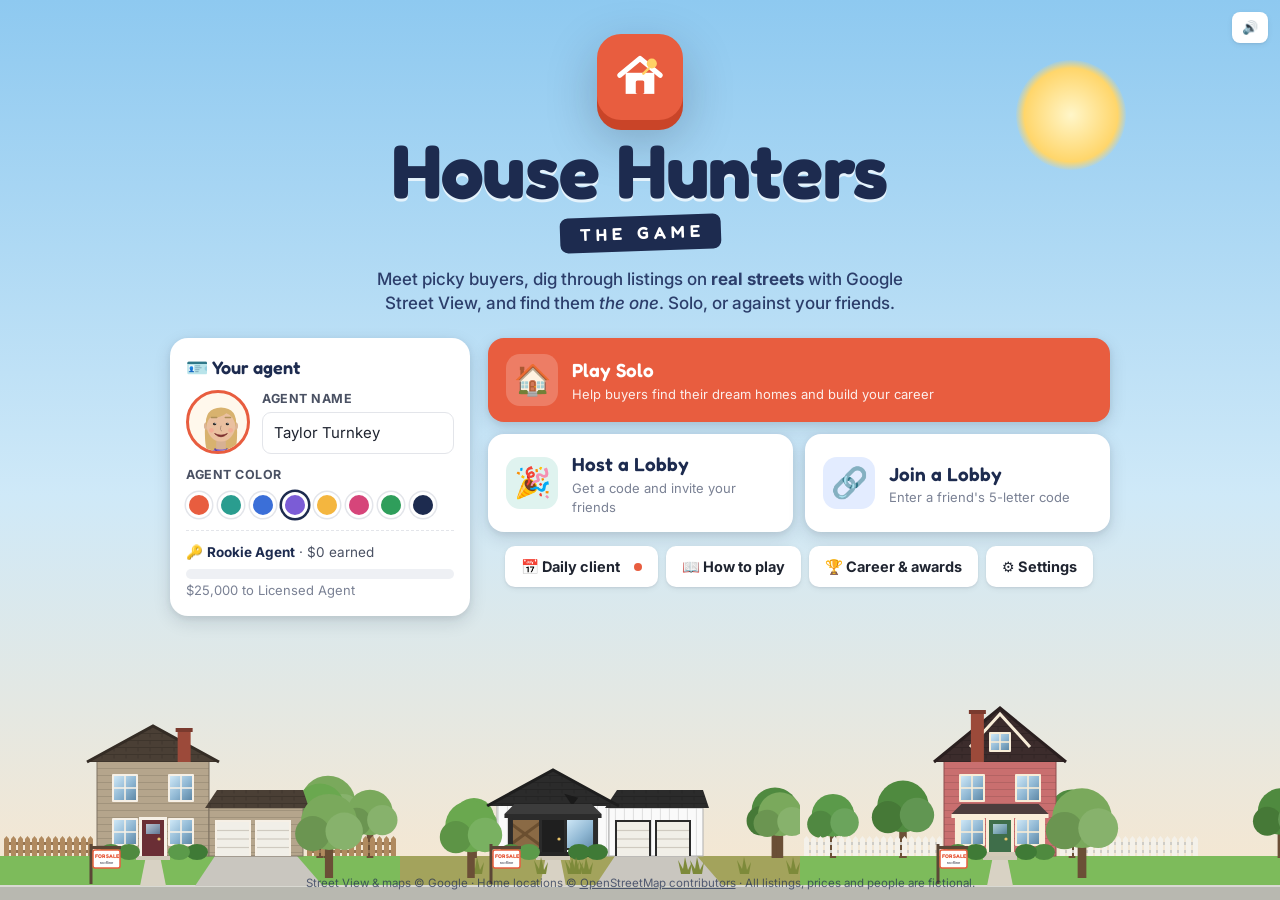
<file: source/index.html>
<!doctype html>
<html lang="en">
<head>
  <meta charset="utf-8">
  <meta name="viewport" content="width=device-width, initial-scale=1">
  <title>House Hunters - The Game</title>
  <meta name="description" content="Meet picky home buyers, search real streets with Google Street View, and find them the one. Solo or multiplayer with lobby codes.">
  <link rel="icon" href="data:image/svg+xml,%3Csvg xmlns='http://www.w3.org/2000/svg' viewBox='0 0 64 64'%3E%3Crect width='64' height='64' rx='14' fill='%23e85d3f'/%3E%3Cpath d='M12 32 L32 14 L52 32' fill='none' stroke='%23fff' stroke-width='6' stroke-linecap='round' stroke-linejoin='round'/%3E%3Cpath d='M18 29 V52 H46 V29' fill='%23fff'/%3E%3Crect x='27' y='38' width='10' height='14' rx='2' fill='%23e85d3f'/%3E%3C/svg%3E">
  <link rel="preconnect" href="https://fonts.googleapis.com">
  <link rel="preconnect" href="https://fonts.gstatic.com" crossorigin>
  <link href="https://fonts.googleapis.com/css2?family=Fredoka:wght@400;500;600;700&family=Inter:wght@400;500;600;700;800&display=swap" rel="stylesheet">
  <link rel="stylesheet" href="vendor/leaflet.css">
  <link rel="stylesheet" href="css/style.css">
</head>
<body>
  <div id="app">
    <section id="screen-title" class="screen" aria-label="Title screen"></section>
    <section id="screen-lobby" class="screen" aria-label="Lobby"></section>
    <section id="screen-meeting" class="screen" aria-label="Client meeting"></section>
    <section id="screen-computer" class="screen" aria-label="Your computer"></section>
    <section id="screen-showing" class="screen" aria-label="Showing day"></section>
    <section id="screen-results" class="screen" aria-label="Results"></section>
    <section id="screen-final" class="screen" aria-label="Final standings"></section>
  </div>
  <div id="modal-root"></div>
  <div id="toasts" aria-live="polite"></div>
  <noscript><div style="color:#fff;padding:40px;font-family:sans-serif">House Hunters - The Game needs JavaScript turned on.</div></noscript>

  <!-- Third-party libraries, stored locally: Leaflet (map view) and PeerJS (multiplayer) -->
  <script src="vendor/leaflet.js"></script>
  <script src="vendor/peerjs.min.js"></script>

  <!-- Game -->
  <script src="js/data/world.js"></script>
  <script src="js/core/util.js"></script>
  <script src="js/core/market.js"></script>
  <script src="js/core/clients.js"></script>
  <script src="js/art/house.js"></script>
  <script src="js/art/people.js"></script>
  <script src="js/art/floorplan.js"></script>
  <script src="js/audio.js"></script>
  <script src="js/net.js"></script>
  <script src="js/ui/common.js"></script>
  <script src="js/game.js"></script>
  <script src="js/ui/menu.js"></script>
  <script src="js/ui/meeting.js"></script>
  <script src="js/ui/site.js"></script>
  <script src="js/ui/showing.js"></script>
  <script src="js/main.js"></script>
</body>
</html>
</file>
<file: source/vendor/leaflet.css>
/* required styles */

.leaflet-pane,
.leaflet-tile,
.leaflet-marker-icon,
.leaflet-marker-shadow,
.leaflet-tile-container,
.leaflet-pane > svg,
.leaflet-pane > canvas,
.leaflet-zoom-box,
.leaflet-image-layer,
.leaflet-layer {
	position: absolute;
	left: 0;
	top: 0;
	}
.leaflet-container {
	overflow: hidden;
	}
.leaflet-tile,
.leaflet-marker-icon,
.leaflet-marker-shadow {
	-webkit-user-select: none;
	   -moz-user-select: none;
	        user-select: none;
	  -webkit-user-drag: none;
	}
/* Prevents IE11 from highlighting tiles in blue */
.leaflet-tile::selection {
	background: transparent;
}
/* Safari renders non-retina tile on retina better with this, but Chrome is worse */
.leaflet-safari .leaflet-tile {
	image-rendering: -webkit-optimize-contrast;
	}
/* hack that prevents hw layers "stretching" when loading new tiles */
.leaflet-safari .leaflet-tile-container {
	width: 1600px;
	height: 1600px;
	-webkit-transform-origin: 0 0;
	}
.leaflet-marker-icon,
.leaflet-marker-shadow {
	display: block;
	}
/* .leaflet-container svg: reset svg max-width decleration shipped in Joomla! (joomla.org) 3.x */
/* .leaflet-container img: map is broken in FF if you have max-width: 100% on tiles */
.leaflet-container .leaflet-overlay-pane svg {
	max-width: none !important;
	max-height: none !important;
	}
.leaflet-container .leaflet-marker-pane img,
.leaflet-container .leaflet-shadow-pane img,
.leaflet-container .leaflet-tile-pane img,
.leaflet-container img.leaflet-image-layer,
.leaflet-container .leaflet-tile {
	max-width: none !important;
	max-height: none !important;
	width: auto;
	padding: 0;
	}

.leaflet-container img.leaflet-tile {
	/* See: https://bugs.chromium.org/p/chromium/issues/detail?id=600120 */
	mix-blend-mode: plus-lighter;
}

.leaflet-container.leaflet-touch-zoom {
	-ms-touch-action: pan-x pan-y;
	touch-action: pan-x pan-y;
	}
.leaflet-container.leaflet-touch-drag {
	-ms-touch-action: pinch-zoom;
	/* Fallback for FF which doesn't support pinch-zoom */
	touch-action: none;
	touch-action: pinch-zoom;
}
.leaflet-container.leaflet-touch-drag.leaflet-touch-zoom {
	-ms-touch-action: none;
	touch-action: none;
}
.leaflet-container {
	-webkit-tap-highlight-color: transparent;
}
.leaflet-container a {
	-webkit-tap-highlight-color: rgba(51, 181, 229, 0.4);
}
.leaflet-tile {
	filter: inherit;
	visibility: hidden;
	}
.leaflet-tile-loaded {
	visibility: inherit;
	}
.leaflet-zoom-box {
	width: 0;
	height: 0;
	-moz-box-sizing: border-box;
	     box-sizing: border-box;
	z-index: 800;
	}
/* workaround for https://bugzilla.mozilla.org/show_bug.cgi?id=888319 */
.leaflet-overlay-pane svg {
	-moz-user-select: none;
	}

.leaflet-pane         { z-index: 400; }

.leaflet-tile-pane    { z-index: 200; }
.leaflet-overlay-pane { z-index: 400; }
.leaflet-shadow-pane  { z-index: 500; }
.leaflet-marker-pane  { z-index: 600; }
.leaflet-tooltip-pane   { z-index: 650; }
.leaflet-popup-pane   { z-index: 700; }

.leaflet-map-pane canvas { z-index: 100; }
.leaflet-map-pane svg    { z-index: 200; }

.leaflet-vml-shape {
	width: 1px;
	height: 1px;
	}
.lvml {
	behavior: url(#default#VML);
	display: inline-block;
	position: absolute;
	}


/* control positioning */

.leaflet-control {
	position: relative;
	z-index: 800;
	pointer-events: visiblePainted; /* IE 9-10 doesn't have auto */
	pointer-events: auto;
	}
.leaflet-top,
.leaflet-bottom {
	position: absolute;
	z-index: 1000;
	pointer-events: none;
	}
.leaflet-top {
	top: 0;
	}
.leaflet-right {
	right: 0;
	}
.leaflet-bottom {
	bottom: 0;
	}
.leaflet-left {
	left: 0;
	}
.leaflet-control {
	float: left;
	clear: both;
	}
.leaflet-right .leaflet-control {
	float: right;
	}
.leaflet-top .leaflet-control {
	margin-top: 10px;
	}
.leaflet-bottom .leaflet-control {
	margin-bottom: 10px;
	}
.leaflet-left .leaflet-control {
	margin-left: 10px;
	}
.leaflet-right .leaflet-control {
	margin-right: 10px;
	}


/* zoom and fade animations */

.leaflet-fade-anim .leaflet-popup {
	opacity: 0;
	-webkit-transition: opacity 0.2s linear;
	   -moz-transition: opacity 0.2s linear;
	        transition: opacity 0.2s linear;
	}
.leaflet-fade-anim .leaflet-map-pane .leaflet-popup {
	opacity: 1;
	}
.leaflet-zoom-animated {
	-webkit-transform-origin: 0 0;
	    -ms-transform-origin: 0 0;
	        transform-origin: 0 0;
	}
svg.leaflet-zoom-animated {
	will-change: transform;
}

.leaflet-zoom-anim .leaflet-zoom-animated {
	-webkit-transition: -webkit-transform 0.25s cubic-bezier(0,0,0.25,1);
	   -moz-transition:    -moz-transform 0.25s cubic-bezier(0,0,0.25,1);
	        transition:         transform 0.25s cubic-bezier(0,0,0.25,1);
	}
.leaflet-zoom-anim .leaflet-tile,
.leaflet-pan-anim .leaflet-tile {
	-webkit-transition: none;
	   -moz-transition: none;
	        transition: none;
	}

.leaflet-zoom-anim .leaflet-zoom-hide {
	visibility: hidden;
	}


/* cursors */

.leaflet-interactive {
	cursor: pointer;
	}
.leaflet-grab {
	cursor: -webkit-grab;
	cursor:    -moz-grab;
	cursor:         grab;
	}
.leaflet-crosshair,
.leaflet-crosshair .leaflet-interactive {
	cursor: crosshair;
	}
.leaflet-popup-pane,
.leaflet-control {
	cursor: auto;
	}
.leaflet-dragging .leaflet-grab,
.leaflet-dragging .leaflet-grab .leaflet-interactive,
.leaflet-dragging .leaflet-marker-draggable {
	cursor: move;
	cursor: -webkit-grabbing;
	cursor:    -moz-grabbing;
	cursor:         grabbing;
	}

/* marker & overlays interactivity */
.leaflet-marker-icon,
.leaflet-marker-shadow,
.leaflet-image-layer,
.leaflet-pane > svg path,
.leaflet-tile-container {
	pointer-events: none;
	}

.leaflet-marker-icon.leaflet-interactive,
.leaflet-image-layer.leaflet-interactive,
.leaflet-pane > svg path.leaflet-interactive,
svg.leaflet-image-layer.leaflet-interactive path {
	pointer-events: visiblePainted; /* IE 9-10 doesn't have auto */
	pointer-events: auto;
	}

/* visual tweaks */

.leaflet-container {
	background: #ddd;
	outline-offset: 1px;
	}
.leaflet-container a {
	color: #0078A8;
	}
.leaflet-zoom-box {
	border: 2px dotted #38f;
	background: rgba(255,255,255,0.5);
	}


/* general typography */
.leaflet-container {
	font-family: "Helvetica Neue", Arial, Helvetica, sans-serif;
	font-size: 12px;
	font-size: 0.75rem;
	line-height: 1.5;
	}


/* general toolbar styles */

.leaflet-bar {
	box-shadow: 0 1px 5px rgba(0,0,0,0.65);
	border-radius: 4px;
	}
.leaflet-bar a {
	background-color: #fff;
	border-bottom: 1px solid #ccc;
	width: 26px;
	height: 26px;
	line-height: 26px;
	display: block;
	text-align: center;
	text-decoration: none;
	color: black;
	}
.leaflet-bar a,
.leaflet-control-layers-toggle {
	background-position: 50% 50%;
	background-repeat: no-repeat;
	display: block;
	}
.leaflet-bar a:hover,
.leaflet-bar a:focus {
	background-color: #f4f4f4;
	}
.leaflet-bar a:first-child {
	border-top-left-radius: 4px;
	border-top-right-radius: 4px;
	}
.leaflet-bar a:last-child {
	border-bottom-left-radius: 4px;
	border-bottom-right-radius: 4px;
	border-bottom: none;
	}
.leaflet-bar a.leaflet-disabled {
	cursor: default;
	background-color: #f4f4f4;
	color: #bbb;
	}

.leaflet-touch .leaflet-bar a {
	width: 30px;
	height: 30px;
	line-height: 30px;
	}
.leaflet-touch .leaflet-bar a:first-child {
	border-top-left-radius: 2px;
	border-top-right-radius: 2px;
	}
.leaflet-touch .leaflet-bar a:last-child {
	border-bottom-left-radius: 2px;
	border-bottom-right-radius: 2px;
	}

/* zoom control */

.leaflet-control-zoom-in,
.leaflet-control-zoom-out {
	font: bold 18px 'Lucida Console', Monaco, monospace;
	text-indent: 1px;
	}

.leaflet-touch .leaflet-control-zoom-in, .leaflet-touch .leaflet-control-zoom-out  {
	font-size: 22px;
	}


/* layers control */

.leaflet-control-layers {
	box-shadow: 0 1px 5px rgba(0,0,0,0.4);
	background: #fff;
	border-radius: 5px;
	}
.leaflet-control-layers-toggle {
	background-image: url(images/layers.png);
	width: 36px;
	height: 36px;
	}
.leaflet-retina .leaflet-control-layers-toggle {
	background-image: url(images/layers-2x.png);
	background-size: 26px 26px;
	}
.leaflet-touch .leaflet-control-layers-toggle {
	width: 44px;
	height: 44px;
	}
.leaflet-control-layers .leaflet-control-layers-list,
.leaflet-control-layers-expanded .leaflet-control-layers-toggle {
	display: none;
	}
.leaflet-control-layers-expanded .leaflet-control-layers-list {
	display: block;
	position: relative;
	}
.leaflet-control-layers-expanded {
	padding: 6px 10px 6px 6px;
	color: #333;
	background: #fff;
	}
.leaflet-control-layers-scrollbar {
	overflow-y: scroll;
	overflow-x: hidden;
	padding-right: 5px;
	}
.leaflet-control-layers-selector {
	margin-top: 2px;
	position: relative;
	top: 1px;
	}
.leaflet-control-layers label {
	display: block;
	font-size: 13px;
	font-size: 1.08333em;
	}
.leaflet-control-layers-separator {
	height: 0;
	border-top: 1px solid #ddd;
	margin: 5px -10px 5px -6px;
	}

/* Default icon URLs */
.leaflet-default-icon-path { /* used only in path-guessing heuristic, see L.Icon.Default */
	background-image: url(images/marker-icon.png);
	}


/* attribution and scale controls */

.leaflet-container .leaflet-control-attribution {
	background: #fff;
	background: rgba(255, 255, 255, 0.8);
	margin: 0;
	}
.leaflet-control-attribution,
.leaflet-control-scale-line {
	padding: 0 5px;
	color: #333;
	line-height: 1.4;
	}
.leaflet-control-attribution a {
	text-decoration: none;
	}
.leaflet-control-attribution a:hover,
.leaflet-control-attribution a:focus {
	text-decoration: underline;
	}
.leaflet-attribution-flag {
	display: inline !important;
	vertical-align: baseline !important;
	width: 1em;
	height: 0.6669em;
	}
.leaflet-left .leaflet-control-scale {
	margin-left: 5px;
	}
.leaflet-bottom .leaflet-control-scale {
	margin-bottom: 5px;
	}
.leaflet-control-scale-line {
	border: 2px solid #777;
	border-top: none;
	line-height: 1.1;
	padding: 2px 5px 1px;
	white-space: nowrap;
	-moz-box-sizing: border-box;
	     box-sizing: border-box;
	background: rgba(255, 255, 255, 0.8);
	text-shadow: 1px 1px #fff;
	}
.leaflet-control-scale-line:not(:first-child) {
	border-top: 2px solid #777;
	border-bottom: none;
	margin-top: -2px;
	}
.leaflet-control-scale-line:not(:first-child):not(:last-child) {
	border-bottom: 2px solid #777;
	}

.leaflet-touch .leaflet-control-attribution,
.leaflet-touch .leaflet-control-layers,
.leaflet-touch .leaflet-bar {
	box-shadow: none;
	}
.leaflet-touch .leaflet-control-layers,
.leaflet-touch .leaflet-bar {
	border: 2px solid rgba(0,0,0,0.2);
	background-clip: padding-box;
	}


/* popup */

.leaflet-popup {
	position: absolute;
	text-align: center;
	margin-bottom: 20px;
	}
.leaflet-popup-content-wrapper {
	padding: 1px;
	text-align: left;
	border-radius: 12px;
	}
.leaflet-popup-content {
	margin: 13px 24px 13px 20px;
	line-height: 1.3;
	font-size: 13px;
	font-size: 1.08333em;
	min-height: 1px;
	}
.leaflet-popup-content p {
	margin: 17px 0;
	margin: 1.3em 0;
	}
.leaflet-popup-tip-container {
	width: 40px;
	height: 20px;
	position: absolute;
	left: 50%;
	margin-top: -1px;
	margin-left: -20px;
	overflow: hidden;
	pointer-events: none;
	}
.leaflet-popup-tip {
	width: 17px;
	height: 17px;
	padding: 1px;

	margin: -10px auto 0;
	pointer-events: auto;

	-webkit-transform: rotate(45deg);
	   -moz-transform: rotate(45deg);
	    -ms-transform: rotate(45deg);
	        transform: rotate(45deg);
	}
.leaflet-popup-content-wrapper,
.leaflet-popup-tip {
	background: white;
	color: #333;
	box-shadow: 0 3px 14px rgba(0,0,0,0.4);
	}
.leaflet-container a.leaflet-popup-close-button {
	position: absolute;
	top: 0;
	right: 0;
	border: none;
	text-align: center;
	width: 24px;
	height: 24px;
	font: 16px/24px Tahoma, Verdana, sans-serif;
	color: #757575;
	text-decoration: none;
	background: transparent;
	}
.leaflet-container a.leaflet-popup-close-button:hover,
.leaflet-container a.leaflet-popup-close-button:focus {
	color: #585858;
	}
.leaflet-popup-scrolled {
	overflow: auto;
	}

.leaflet-oldie .leaflet-popup-content-wrapper {
	-ms-zoom: 1;
	}
.leaflet-oldie .leaflet-popup-tip {
	width: 24px;
	margin: 0 auto;

	-ms-filter: "progid:DXImageTransform.Microsoft.Matrix(M11=0.70710678, M12=0.70710678, M21=-0.70710678, M22=0.70710678)";
	filter: progid:DXImageTransform.Microsoft.Matrix(M11=0.70710678, M12=0.70710678, M21=-0.70710678, M22=0.70710678);
	}

.leaflet-oldie .leaflet-control-zoom,
.leaflet-oldie .leaflet-control-layers,
.leaflet-oldie .leaflet-popup-content-wrapper,
.leaflet-oldie .leaflet-popup-tip {
	border: 1px solid #999;
	}


/* div icon */

.leaflet-div-icon {
	background: #fff;
	border: 1px solid #666;
	}


/* Tooltip */
/* Base styles for the element that has a tooltip */
.leaflet-tooltip {
	position: absolute;
	padding: 6px;
	background-color: #fff;
	border: 1px solid #fff;
	border-radius: 3px;
	color: #222;
	white-space: nowrap;
	-webkit-user-select: none;
	-moz-user-select: none;
	-ms-user-select: none;
	user-select: none;
	pointer-events: none;
	box-shadow: 0 1px 3px rgba(0,0,0,0.4);
	}
.leaflet-tooltip.leaflet-interactive {
	cursor: pointer;
	pointer-events: auto;
	}
.leaflet-tooltip-top:before,
.leaflet-tooltip-bottom:before,
.leaflet-tooltip-left:before,
.leaflet-tooltip-right:before {
	position: absolute;
	pointer-events: none;
	border: 6px solid transparent;
	background: transparent;
	content: "";
	}

/* Directions */

.leaflet-tooltip-bottom {
	margin-top: 6px;
}
.leaflet-tooltip-top {
	margin-top: -6px;
}
.leaflet-tooltip-bottom:before,
.leaflet-tooltip-top:before {
	left: 50%;
	margin-left: -6px;
	}
.leaflet-tooltip-top:before {
	bottom: 0;
	margin-bottom: -12px;
	border-top-color: #fff;
	}
.leaflet-tooltip-bottom:before {
	top: 0;
	margin-top: -12px;
	margin-left: -6px;
	border-bottom-color: #fff;
	}
.leaflet-tooltip-left {
	margin-left: -6px;
}
.leaflet-tooltip-right {
	margin-left: 6px;
}
.leaflet-tooltip-left:before,
.leaflet-tooltip-right:before {
	top: 50%;
	margin-top: -6px;
	}
.leaflet-tooltip-left:before {
	right: 0;
	margin-right: -12px;
	border-left-color: #fff;
	}
.leaflet-tooltip-right:before {
	left: 0;
	margin-left: -12px;
	border-right-color: #fff;
	}

/* Printing */

@media print {
	/* Prevent printers from removing background-images of controls. */
	.leaflet-control {
		-webkit-print-color-adjust: exact;
		print-color-adjust: exact;
		}
	}
</file>
<file: source/css/style.css>
/* ==========================================================================
   House Hunters - The Game
   ========================================================================== */
:root {
  --coral: #e85d3f;
  --coral-d: #c94428;
  --coral-l: #ffe3da;
  --navy: #1d2b4f;
  --navy-2: #2c3e6b;
  --ink: #1f2430;
  --ink-2: #4a5163;
  --ink-3: #7a8194;
  --line: #e3e5ea;
  --bg: #fbf7f0;
  --paper: #ffffff;
  --cream: #fff8ec;
  --teal: #2a9d8f;
  --teal-l: #dff3ef;
  --gold: #f4b63f;
  --gold-l: #fff1d1;
  --green: #2f9e5b;
  --green-l: #def5e6;
  --red: #d64545;
  --red-l: #fde4e4;
  --blue: #3b6fd8;
  --blue-l: #e3ecff;
  --purple: #7b5cd6;
  --shadow-1: 0 1px 2px rgba(20, 25, 40, .08), 0 2px 6px rgba(20, 25, 40, .06);
  --shadow-2: 0 6px 18px rgba(20, 25, 40, .12), 0 2px 6px rgba(20, 25, 40, .08);
  --shadow-3: 0 18px 50px rgba(20, 25, 40, .25);
  --r: 12px;
  --display: "Fredoka", "Segoe UI", system-ui, sans-serif;
  --ui: "Inter", "Segoe UI", system-ui, -apple-system, sans-serif;
}
* { box-sizing: border-box; }
html, body { height: 100%; margin: 0; }
body {
  font-family: var(--ui);
  color: var(--ink);
  background: var(--navy);
  font-size: 15px;
  line-height: 1.45;
  -webkit-font-smoothing: antialiased;
  overflow: hidden;
}
button, input, select, textarea { font: inherit; color: inherit; }
button { cursor: pointer; }
a { color: var(--blue); }
img, svg { display: block; }
::selection { background: var(--coral-l); }
.reduced-motion *, .reduced-motion *::before, .reduced-motion *::after { animation-duration: .001s !important; transition-duration: .001s !important; }

#app { position: fixed; inset: 0; }
.screen { position: absolute; inset: 0; display: none; overflow: hidden; }
.screen.active { display: flex; flex-direction: column; animation: screenIn .35s ease; }
@keyframes screenIn { from { opacity: 0; transform: translateY(8px); } to { opacity: 1; transform: none; } }

/* ---------- buttons & inputs ---------- */
.btn {
  display: inline-flex; align-items: center; justify-content: center; gap: 8px;
  border: 0; border-radius: 10px; padding: 10px 16px; font-weight: 700; font-size: 14.5px;
  background: var(--paper); color: var(--ink); box-shadow: var(--shadow-1);
  transition: transform .08s ease, box-shadow .15s ease, background .15s ease, opacity .15s;
  white-space: nowrap; user-select: none;
}
.btn:hover { transform: translateY(-1px); box-shadow: var(--shadow-2); }
.btn:active { transform: translateY(1px); box-shadow: var(--shadow-1); }
.btn:disabled { opacity: .45; cursor: not-allowed; transform: none; box-shadow: var(--shadow-1); }
.btn:focus-visible, .chip:focus-visible, input:focus-visible, select:focus-visible, textarea:focus-visible { outline: 3px solid rgba(59, 111, 216, .45); outline-offset: 2px; }
.btn-primary { background: var(--coral); color: #fff; }
.btn-primary:hover { background: var(--coral-d); }
.btn-teal { background: var(--teal); color: #fff; }
.btn-navy { background: var(--navy); color: #fff; }
.btn-gold { background: var(--gold); color: #3b2a00; }
.btn-ghost { background: transparent; box-shadow: none; color: var(--ink-2); }
.btn-ghost:hover { background: rgba(0, 0, 0, .05); box-shadow: none; }
.btn-danger { background: var(--red); color: #fff; }
.btn-lg { padding: 14px 22px; font-size: 17px; border-radius: 14px; }
.btn-sm { padding: 6px 10px; font-size: 13px; border-radius: 8px; }
.btn-xs { padding: 3px 8px; font-size: 12px; border-radius: 6px; box-shadow: none; }
.btn-block { width: 100%; }
.input, .select, textarea.input {
  width: 100%; border: 1.5px solid var(--line); border-radius: 9px; padding: 9px 11px; background: #fff;
  transition: border-color .15s;
}
.input:focus, .select:focus { border-color: var(--blue); outline: none; }
label.field { display: block; font-size: 12.5px; font-weight: 700; color: var(--ink-2); margin-bottom: 4px; text-transform: uppercase; letter-spacing: .04em; }
.chip {
  display: inline-flex; align-items: center; gap: 6px; padding: 6px 11px; border-radius: 999px;
  border: 1.5px solid var(--line); background: #fff; font-size: 13.5px; font-weight: 600; color: var(--ink-2);
}
.chip.on, .seg button.on { background: var(--navy); border-color: var(--navy); color: #fff; }
.seg { display: inline-flex; background: #eef0f4; border-radius: 10px; padding: 3px; gap: 2px; flex-wrap: wrap; }
.seg button { border: 0; background: transparent; padding: 7px 12px; border-radius: 8px; font-weight: 700; font-size: 13.5px; color: var(--ink-2); }
.seg button:hover:not(.on) { background: rgba(255, 255, 255, .7); }
.tag { display: inline-flex; align-items: center; gap: 4px; padding: 2px 8px; border-radius: 6px; font-size: 11.5px; font-weight: 800; letter-spacing: .02em; text-transform: uppercase; }
.tag-new { background: var(--blue-l); color: var(--blue); }
.tag-cut { background: var(--green-l); color: var(--green); }
.tag-pending { background: var(--red); color: #fff; }
.tag-open { background: var(--gold-l); color: #8a5a00; }
.tag-newbuild { background: #ede7ff; color: var(--purple); }
.muted { color: var(--ink-3); }
.small { font-size: 13px; }
.row { display: flex; align-items: center; gap: 10px; }
.row.wrap { flex-wrap: wrap; }
.spacer { flex: 1; }
.hidden { display: none !important; }
kbd { font-family: var(--ui); background: #eef0f4; border: 1px solid #d4d7de; border-bottom-width: 2px; border-radius: 5px; padding: 1px 6px; font-size: 12px; }

/* ---------- toasts ---------- */
#toasts { position: fixed; top: 14px; right: 14px; z-index: 1000; display: flex; flex-direction: column; gap: 8px; pointer-events: none; max-width: min(380px, calc(100vw - 28px)); }
.toast { background: var(--navy); color: #fff; padding: 11px 15px; border-radius: 11px; box-shadow: var(--shadow-2); font-size: 14px; font-weight: 600; animation: toastIn .3s ease; pointer-events: auto; display: flex; gap: 10px; align-items: flex-start; }
.toast.good { background: var(--green); }
.toast.bad { background: var(--red); }
.toast.gold { background: linear-gradient(135deg, #f4b63f, #e8873f); color: #2d1e00; }
.toast .t-icon { font-size: 18px; line-height: 1; }
.toast.out { animation: toastOut .3s ease forwards; }
@keyframes toastIn { from { opacity: 0; transform: translateX(30px); } }
@keyframes toastOut { to { opacity: 0; transform: translateX(30px); } }

/* ---------- modals ---------- */
.modal-back { position: fixed; inset: 0; background: rgba(15, 20, 35, .55); z-index: 500; display: flex; align-items: center; justify-content: center; padding: 18px; animation: fadeIn .2s ease; backdrop-filter: blur(3px); }
@keyframes fadeIn { from { opacity: 0; } }
.modal { background: var(--paper); border-radius: 18px; box-shadow: var(--shadow-3); width: min(560px, 100%); max-height: calc(100vh - 36px); display: flex; flex-direction: column; animation: popIn .25s cubic-bezier(.2, 1.3, .5, 1); }
.modal.wide { width: min(880px, 100%); }
.modal.xwide { width: min(1180px, 100%); height: calc(100vh - 36px); }
@keyframes popIn { from { opacity: 0; transform: scale(.94); } }
.modal-head { padding: 18px 22px 10px; display: flex; align-items: center; gap: 10px; }
.modal-head h2 { margin: 0; font-family: var(--display); font-weight: 600; font-size: 24px; color: var(--navy); }
.modal-body { padding: 6px 22px 18px; overflow: auto; }
.modal-foot { padding: 14px 22px 18px; display: flex; gap: 10px; justify-content: flex-end; border-top: 1px solid var(--line); }
.modal-x { margin-left: auto; width: 34px; height: 34px; border-radius: 9px; border: 0; background: #f1f2f5; font-size: 18px; color: var(--ink-2); }
.modal-x:hover { background: #e6e8ee; }
.opt-group { margin: 14px 0; }
.opt-group .desc { font-size: 13px; color: var(--ink-3); margin-top: 6px; min-height: 18px; }

/* ==========================================================================
   Title screen
   ========================================================================== */
#screen-title { background: linear-gradient(180deg, #8ec9f0 0%, #cfe9f8 55%, #f8e7cf 100%); align-items: center; justify-content: flex-start; overflow-y: auto; }
.title-street { position: absolute; left: 0; right: 0; bottom: 0; height: 250px; overflow: hidden; pointer-events: none; }
.title-street-track { display: flex; position: absolute; bottom: 0; left: 0; animation: streetScroll 90s linear infinite; }
.title-street-track .house-svg { width: 400px; height: 250px; flex: none; }
@keyframes streetScroll { to { transform: translateX(-50%); } }
.title-sun { position: absolute; top: 60px; right: 12%; width: 110px; height: 110px; border-radius: 50%; background: radial-gradient(circle, #fff6c9 0%, #ffd66b 60%, rgba(255, 214, 107, 0) 72%); animation: sunPulse 6s ease-in-out infinite; }
@keyframes sunPulse { 50% { transform: scale(1.06); } }
.title-wrap { position: relative; z-index: 2; width: min(980px, 100%); padding: 34px 20px 270px; display: flex; flex-direction: column; align-items: center; }
.logo { text-align: center; }
.logo .logo-mark { display: inline-flex; align-items: center; justify-content: center; width: 86px; height: 86px; border-radius: 24px; background: var(--coral); box-shadow: 0 10px 0 var(--coral-d), var(--shadow-3); margin-bottom: 14px; animation: bob 3.5s ease-in-out infinite; }
@keyframes bob { 50% { transform: translateY(-6px) rotate(-2deg); } }
.logo h1 { margin: 0; font-family: var(--display); font-weight: 700; font-size: clamp(42px, 7vw, 76px); line-height: .95; color: var(--navy); letter-spacing: -.5px; text-shadow: 0 3px 0 rgba(255, 255, 255, .7); }
.logo .sub { display: inline-block; margin-top: 10px; background: var(--navy); color: #fff; font-family: var(--display); font-weight: 600; letter-spacing: .3em; padding: 5px 16px 5px 20px; border-radius: 8px; font-size: 17px; transform: rotate(-2deg); }
.tagline { margin: 16px 0 22px; color: var(--navy-2); font-size: 17px; font-weight: 500; text-align: center; max-width: 560px; }
.title-grid { display: grid; grid-template-columns: 300px 1fr; gap: 18px; width: 100%; align-items: start; }
.agent-card { background: var(--paper); border-radius: 18px; box-shadow: var(--shadow-2); padding: 16px; }
.agent-card h3 { margin: 0 0 10px; font-family: var(--display); font-weight: 600; color: var(--navy); font-size: 18px; display: flex; align-items: center; gap: 8px; }
.agent-id { display: flex; align-items: center; gap: 12px; margin-bottom: 12px; }
.agent-id .avatar-wrap { width: 64px; height: 64px; border-radius: 50%; overflow: hidden; background: var(--cream); flex: none; border: 3px solid var(--coral); }
.agent-id .avatar-wrap svg { width: 64px; height: 75px; margin-top: 2px; }
.swatches { display: flex; gap: 6px; flex-wrap: wrap; margin-top: 8px; }
.swatch { width: 26px; height: 26px; border-radius: 50%; border: 3px solid #fff; box-shadow: 0 0 0 1.5px var(--line); }
.swatch.on { box-shadow: 0 0 0 2.5px var(--navy); }
.rank-line { margin-top: 12px; padding-top: 12px; border-top: 1px dashed var(--line); font-size: 13.5px; color: var(--ink-2); }
.rank-line b { color: var(--navy); }
.menu-buttons { display: grid; grid-template-columns: 1fr 1fr; gap: 12px; }
.menu-btn { display: flex; align-items: center; gap: 14px; text-align: left; padding: 16px 18px; border-radius: 16px; border: 0; background: var(--paper); box-shadow: var(--shadow-2); transition: transform .1s, box-shadow .15s; }
.menu-btn:hover { transform: translateY(-2px); box-shadow: var(--shadow-3); }
.menu-btn .mi { font-size: 30px; width: 52px; height: 52px; border-radius: 14px; display: flex; align-items: center; justify-content: center; flex: none; }
.menu-btn b { display: block; font-family: var(--display); font-weight: 600; font-size: 19px; color: var(--navy); }
.menu-btn span { display: block; font-size: 13px; color: var(--ink-3); margin-top: 1px; }
.menu-btn.primary { background: var(--coral); grid-column: span 2; }
.menu-btn.primary b, .menu-btn.primary span { color: #fff; }
.menu-btn.primary span { opacity: .9; }
.menu-btn.primary .mi { background: rgba(255, 255, 255, .2); }
.menu-small { display: flex; gap: 8px; justify-content: center; margin-top: 14px; flex-wrap: wrap; }
.title-foot { position: fixed; bottom: 8px; left: 0; right: 0; text-align: center; font-size: 11.5px; color: rgba(29, 43, 79, .7); z-index: 3; pointer-events: none; }
.title-foot a { pointer-events: auto; color: inherit; }
.sound-toggle { position: fixed; top: 12px; right: 12px; z-index: 50; }

/* ==========================================================================
   Lobby
   ========================================================================== */
#screen-lobby { background: radial-gradient(1200px 600px at 20% 0%, #2c3e6b 0%, var(--navy) 60%); color: #fff; overflow-y: auto; }
.lobby-wrap { width: min(1100px, 100%); margin: 0 auto; padding: 24px 20px 30px; display: grid; grid-template-columns: 1.1fr 1fr; gap: 18px; }
.lobby-head { grid-column: 1 / -1; display: flex; align-items: center; gap: 14px; flex-wrap: wrap; }
.lobby-head h2 { margin: 0; font-family: var(--display); font-weight: 600; font-size: 30px; }
.code-box { display: flex; align-items: center; gap: 10px; background: rgba(255, 255, 255, .08); border: 2px dashed rgba(255, 255, 255, .35); border-radius: 14px; padding: 8px 10px 8px 16px; }
.code-box .code { font-family: var(--display); font-size: 34px; font-weight: 700; letter-spacing: .18em; color: var(--gold); }
.code-box small { display: block; font-size: 11px; opacity: .7; text-transform: uppercase; letter-spacing: .1em; }
.panel { background: var(--paper); color: var(--ink); border-radius: 18px; box-shadow: var(--shadow-2); padding: 16px 18px; }
.panel h3 { margin: 0 0 12px; font-family: var(--display); font-weight: 600; font-size: 19px; color: var(--navy); display: flex; align-items: center; gap: 8px; }
.player-list { display: flex; flex-direction: column; gap: 8px; }
.player-row { display: flex; align-items: center; gap: 10px; padding: 8px 10px; border-radius: 12px; background: #f6f7fa; }
.player-row .pav { width: 40px; height: 40px; border-radius: 50%; overflow: hidden; background: #fff; flex: none; border: 2.5px solid var(--c, var(--coral)); }
.player-row .pav svg { width: 40px; height: 47px; }
.player-row .pname { font-weight: 700; }
.player-row .badge { font-size: 11px; font-weight: 800; padding: 2px 7px; border-radius: 6px; background: var(--gold-l); color: #8a5a00; text-transform: uppercase; }
.player-row .badge.you { background: var(--blue-l); color: var(--blue); }
.player-row.empty { background: transparent; border: 2px dashed var(--line); color: var(--ink-3); justify-content: center; font-size: 13.5px; }
.settings-grid { display: grid; gap: 14px; }
.settings-grid .opt label.field { margin-bottom: 6px; }
.lobby-actions { grid-column: 1 / -1; display: flex; gap: 10px; justify-content: flex-end; align-items: center; flex-wrap: wrap; }
.lobby-actions .note { color: rgba(255, 255, 255, .8); font-size: 14px; margin-right: auto; }

/* chat */
.chat { display: flex; flex-direction: column; min-height: 0; }
.chat-log { flex: 1; overflow-y: auto; display: flex; flex-direction: column; gap: 6px; padding: 4px 2px 8px; min-height: 120px; max-height: 260px; }
.chat-msg { font-size: 13.5px; line-height: 1.35; word-wrap: break-word; }
.chat-msg b { color: var(--c, var(--navy)); }
.chat-msg.sys { color: var(--ink-3); font-style: italic; font-size: 12.5px; }
.chat-form { display: flex; gap: 6px; }
.chat-form .input { padding: 7px 10px; }

/* ==========================================================================
   Game HUD (shared top bar)
   ========================================================================== */
.hud { flex: none; display: flex; align-items: center; gap: 12px; padding: 8px 14px; background: rgba(15, 22, 40, .92); color: #fff; z-index: 20; min-height: 52px; }
.hud .hud-logo { font-family: var(--display); font-weight: 700; font-size: 18px; display: flex; align-items: center; gap: 8px; }
.hud .hud-round { font-size: 13px; opacity: .85; }
.hud .hud-pill { background: rgba(255, 255, 255, .1); padding: 5px 11px; border-radius: 999px; font-size: 13px; font-weight: 600; display: flex; gap: 6px; align-items: center; }
.timer { font-family: var(--display); font-weight: 600; font-size: 20px; padding: 3px 14px; border-radius: 10px; background: rgba(255, 255, 255, .12); min-width: 92px; text-align: center; font-variant-numeric: tabular-nums; }
.timer.warn { background: var(--gold); color: #3b2a00; }
.timer.crit { background: var(--red); color: #fff; animation: pulse 1s infinite; }
@keyframes pulse { 50% { transform: scale(1.06); } }
.hud-players { display: flex; gap: 4px; }
.hud-player { width: 30px; height: 30px; border-radius: 50%; overflow: hidden; background: #fff; border: 2.5px solid var(--c); position: relative; }
.hud-player svg { width: 30px; height: 35px; }
.hud-player.done::after { content: "✓"; position: absolute; inset: 0; background: rgba(47, 158, 91, .82); color: #fff; font-weight: 900; display: flex; align-items: center; justify-content: center; font-size: 15px; }
.hud .btn { padding: 6px 11px; font-size: 13px; }
.hud .icon-btn { position: relative; }
.unread-dot { position: absolute; top: -3px; right: -3px; min-width: 17px; height: 17px; padding: 0 4px; border-radius: 9px; background: var(--coral); color: #fff; font-size: 11px; font-weight: 800; display: flex; align-items: center; justify-content: center; }

/* ==========================================================================
   Meeting (office scene)
   ========================================================================== */
#screen-meeting { background: #3b3f52; }
.office { position: relative; flex: 1; overflow: hidden; display: flex; }
.office-scene { position: relative; flex: 1; min-width: 0; overflow: hidden; background: linear-gradient(180deg, #efe4d2 0%, #e7d8c0 62%, #b98a5d 62%, #a87a4f 100%); }
.office-window { position: absolute; top: 6%; left: 7%; width: 34%; height: 40%; border: 12px solid #fff; border-radius: 6px; box-shadow: inset 0 0 0 3px #d9cdb8, var(--shadow-2); overflow: hidden; background: linear-gradient(180deg, #8ec9f0, #dff1fb); }
.office-window::after { content: ""; position: absolute; left: 50%; top: 0; bottom: 0; width: 8px; margin-left: -4px; background: #fff; }
.office-window svg { position: absolute; bottom: 0; left: 0; width: 100%; height: 75%; }
.office-art { position: absolute; top: 9%; right: 9%; width: 16%; aspect-ratio: 4/3; background: #fff; border: 8px solid #6b4f36; box-shadow: var(--shadow-2); display: flex; align-items: center; justify-content: center; overflow: hidden; }
.office-art svg { width: 100%; height: 100%; }
.office-plant { position: absolute; bottom: 38%; right: 3%; width: 11%; font-size: min(9vw, 120px); line-height: 1; text-align: center; }
.office-clock { position: absolute; top: 8%; left: 47%; width: 70px; height: 70px; border-radius: 50%; background: #fff; border: 5px solid #2b2b2b; box-shadow: var(--shadow-1); }
.office-clock::before, .office-clock::after { content: ""; position: absolute; left: 50%; top: 50%; width: 3px; background: #2b2b2b; transform-origin: bottom center; border-radius: 2px; }
.office-clock::before { height: 22px; margin: -22px 0 0 -1.5px; animation: spin 60s linear infinite; }
.office-clock::after { height: 16px; margin: -16px 0 0 -1.5px; transform: rotate(120deg); }
@keyframes spin { to { transform: rotate(360deg); } }
.clients-seat { position: absolute; left: 46%; bottom: 26.5%; transform: translateX(-50%); display: flex; align-items: flex-end; gap: 4px; z-index: 2; }
.clients-seat .person { filter: drop-shadow(0 6px 6px rgba(0, 0, 0, .15)); }
.clients-seat .pet { font-size: 54px; margin-left: -6px; align-self: flex-end; margin-bottom: 4px; animation: wag 1.2s ease-in-out infinite; transform-origin: bottom; }
.clients-seat .kid { font-size: 40px; align-self: flex-end; }
@keyframes wag { 50% { transform: rotate(-6deg); } }
.clients-enter { animation: walkIn 1.1s cubic-bezier(.2, .9, .3, 1); }
@keyframes walkIn { from { transform: translateX(60vw); } }
.talking .mouth { animation: talk .22s infinite alternate; transform-origin: 60px 75px; }
@keyframes talk { to { transform: scaleY(.4); } }
.person .eyes { animation: blink 5s infinite; transform-origin: 60px 54px; }
@keyframes blink { 0%, 96%, 100% { transform: scaleY(1); } 98% { transform: scaleY(.1); } }
.desk { position: absolute; left: 0; right: 0; bottom: 0; height: 28%; background: linear-gradient(180deg, #8a5a35 0%, #774b2b 14%, #6a4226 100%); box-shadow: 0 -6px 18px rgba(0, 0, 0, .25); z-index: 3; }
.desk::before { content: ""; position: absolute; left: 0; right: 0; top: 0; height: 14px; background: #9c6a42; }
.desk-items { position: absolute; left: 0; right: 0; bottom: 28%; height: 0; z-index: 4; }
.desk-monitor { position: absolute; right: 7%; bottom: -12px; width: 190px; height: 130px; background: #20242e; border-radius: 10px; border: 6px solid #2f3442; box-shadow: var(--shadow-2); display: flex; align-items: center; justify-content: center; color: #fff; font-family: var(--display); font-weight: 600; cursor: pointer; transition: transform .15s; }
.desk-monitor:hover { transform: translateY(-3px); }
.desk-monitor::after { content: ""; position: absolute; bottom: -26px; left: 50%; width: 46px; height: 22px; margin-left: -23px; background: #2f3442; clip-path: polygon(30% 0, 70% 0, 100% 100%, 0 100%); }
.desk-monitor .scr { width: 100%; height: 100%; background: linear-gradient(135deg, #e85d3f, #f4a261); border-radius: 4px; display: flex; flex-direction: column; align-items: center; justify-content: center; gap: 4px; font-size: 15px; }
.desk-mug { position: absolute; left: 9%; bottom: -8px; font-size: 44px; }
.desk-name { position: absolute; left: 24%; bottom: -34px; transform: translateX(-50%); background: linear-gradient(180deg, #3a3a3a, #1f1f1f); color: #f4d27a; padding: 6px 18px; border-radius: 4px; font-weight: 700; font-size: 14px; letter-spacing: .08em; text-transform: uppercase; box-shadow: var(--shadow-2); white-space: nowrap; }
.desk-papers { position: absolute; left: 30%; bottom: -16px; width: 120px; height: 18px; background: #fff; transform: rotate(-4deg); box-shadow: 0 2px 0 #ddd, 0 4px 0 #eee; }

.dialog { position: absolute; left: 50%; bottom: 3%; transform: translateX(-50%); width: min(820px, 94%); z-index: 6; background: var(--paper); border-radius: 18px; box-shadow: var(--shadow-3); padding: 16px 20px 14px; border: 3px solid var(--navy); }
.dialog .who { position: absolute; top: -16px; left: 18px; background: var(--navy); color: #fff; font-family: var(--display); font-weight: 600; padding: 3px 14px; border-radius: 9px; font-size: 15px; }
.dialog .text { font-size: 18px; line-height: 1.5; min-height: 54px; color: var(--ink); }
.dialog .text .caret { display: inline-block; width: 9px; height: 18px; background: var(--coral); margin-left: 2px; vertical-align: -3px; animation: caret .8s steps(1) infinite; }
@keyframes caret { 50% { opacity: 0; } }
.dialog .dlg-foot { display: flex; align-items: center; gap: 10px; margin-top: 8px; }
.dialog .progress { font-size: 12.5px; color: var(--ink-3); }
.ask-panel { margin-top: 10px; }
.ask-grid { display: grid; grid-template-columns: 1fr 1fr; gap: 7px; }
.ask-btn { text-align: left; border: 1.5px solid var(--line); background: #fff; border-radius: 10px; padding: 8px 11px; font-size: 14px; font-weight: 600; display: flex; gap: 8px; align-items: center; transition: background .12s, border-color .12s; }
.ask-btn:hover:not(:disabled) { border-color: var(--coral); background: var(--coral-l); }
.ask-btn:disabled { opacity: .5; cursor: default; }
.ask-btn.asked { background: var(--teal-l); border-color: var(--teal); opacity: 1; }
.ask-btn .qi { font-size: 18px; }
.meeting-side { width: 340px; flex: none; background: var(--cream); border-left: 1px solid #e6d9c3; display: flex; flex-direction: column; min-height: 0; }
.meeting-side .side-head { padding: 12px 16px; border-bottom: 1px dashed #e0cfb1; font-family: var(--display); font-weight: 600; color: var(--navy); font-size: 18px; display: flex; align-items: center; gap: 8px; }
.meeting-side .side-body { flex: 1; overflow-y: auto; padding: 12px 16px; }
.talk-log { display: flex; flex-direction: column; gap: 8px; }
.talk-line { background: #fff; border-radius: 12px 12px 12px 4px; padding: 8px 11px; font-size: 13.5px; box-shadow: var(--shadow-1); }
.talk-line.me { background: var(--navy); color: #fff; border-radius: 12px 12px 4px 12px; align-self: flex-end; max-width: 88%; }
.talk-line.reveal { border-left: 4px solid var(--teal); }

/* ---------- client brief (notepad) ---------- */
.brief { background: #fffdf3; border-radius: 12px; box-shadow: var(--shadow-1); padding: 14px 14px 12px; position: relative; background-image: repeating-linear-gradient(180deg, transparent 0 25px, #eef3fb 25px 26px); }
.brief::before { content: ""; position: absolute; left: 34px; top: 0; bottom: 0; width: 1.5px; background: #f5c2b6; }
.brief h4 { margin: 0 0 6px; font-family: var(--display); font-weight: 600; font-size: 17px; color: var(--navy); padding-left: 30px; }
.brief .bline { display: flex; gap: 8px; padding: 3px 0 3px 0; font-size: 13.5px; line-height: 1.4; align-items: flex-start; }
.brief .bline .bi { width: 24px; text-align: center; flex: none; font-size: 14px; }
.brief .bline .bt { flex: 1; }
.brief .bline.must .bt b { color: var(--red); }
.brief .bline.deal .bt b { color: var(--purple); }
.brief .bline.nice .bt b { color: var(--teal); }
.brief .learned { font-size: 10.5px; font-weight: 800; background: var(--teal-l); color: var(--teal); padding: 1px 6px; border-radius: 5px; margin-left: 4px; text-transform: uppercase; }
.brief .bsec { margin-top: 8px; padding-left: 32px; font-size: 11px; font-weight: 800; color: var(--ink-3); letter-spacing: .08em; text-transform: uppercase; }
.brief .unknown { padding-left: 32px; font-size: 12.5px; color: var(--ink-3); font-style: italic; margin-top: 6px; }
.brief textarea { width: 100%; margin-top: 8px; border: 1.5px dashed #e3d6b8; background: rgba(255, 255, 255, .6); border-radius: 8px; padding: 7px 9px; font-size: 13px; min-height: 64px; resize: vertical; }
.brief .apply { margin-left: auto; }

/* ==========================================================================
   Computer + Roofline website
   ========================================================================== */
#screen-computer { background: #2a2e3a; }
.desktop { flex: 1; display: flex; min-height: 0; padding: 10px; gap: 10px; background: radial-gradient(900px 500px at 30% 20%, #3b4766, #22283a); }
.browser { flex: 1; min-width: 0; display: flex; flex-direction: column; background: #fff; border-radius: 12px; overflow: hidden; box-shadow: var(--shadow-3); }
.browser-bar { flex: none; display: flex; align-items: center; gap: 8px; padding: 7px 10px; background: #eceef3; border-bottom: 1px solid #d9dce4; }
.browser-bar .dots { display: flex; gap: 6px; margin-right: 4px; }
.browser-bar .dots i { width: 11px; height: 11px; border-radius: 50%; background: #ff5f57; display: block; }
.browser-bar .dots i:nth-child(2) { background: #febc2e; }
.browser-bar .dots i:nth-child(3) { background: #28c840; }
.browser-bar .nav { border: 0; background: transparent; width: 28px; height: 28px; border-radius: 7px; font-size: 15px; color: var(--ink-2); }
.browser-bar .nav:hover:not(:disabled) { background: #dfe2ea; }
.browser-bar .nav:disabled { opacity: .35; cursor: default; }
.url { flex: 1; background: #fff; border-radius: 8px; padding: 5px 12px; font-size: 13px; color: var(--ink-2); display: flex; align-items: center; gap: 6px; overflow: hidden; white-space: nowrap; text-overflow: ellipsis; border: 1px solid #dadde5; }
.url .lock { color: var(--green); }
.url b { color: var(--ink); font-weight: 600; }
.site { flex: 1; min-height: 0; display: flex; flex-direction: column; position: relative; }
.site-head { flex: none; display: flex; align-items: center; gap: 14px; padding: 10px 16px; border-bottom: 1px solid var(--line); background: #fff; }
.brand { display: flex; align-items: center; gap: 8px; font-family: var(--display); font-weight: 700; font-size: 22px; color: var(--coral); letter-spacing: -.3px; cursor: pointer; }
.brand small { font-family: var(--ui); font-size: 11px; color: var(--ink-3); font-weight: 600; letter-spacing: 0; }
.site-search { flex: 1; display: flex; max-width: 520px; }
.site-search .input { border-radius: 10px 0 0 10px; border-right: 0; }
.site-search .btn { border-radius: 0 10px 10px 0; box-shadow: none; }
.site-nav { display: flex; gap: 4px; }
.site-nav button { border: 0; background: transparent; padding: 7px 11px; border-radius: 8px; font-weight: 600; font-size: 13.5px; color: var(--ink-2); }
.site-nav button:hover, .site-nav button.on { background: var(--coral-l); color: var(--coral-d); }
.site-main { flex: 1; min-height: 0; display: flex; }
.filters { width: 268px; flex: none; overflow-y: auto; border-right: 1px solid var(--line); padding: 12px 14px 30px; background: #fafbfc; }
.filters h5 { margin: 14px 0 6px; font-size: 11.5px; letter-spacing: .08em; text-transform: uppercase; color: var(--ink-3); font-weight: 800; display: flex; align-items: center; }
.filters h5:first-child { margin-top: 2px; }
.filters .frow { display: flex; gap: 6px; align-items: center; }
.filters .frow .input, .filters .frow .select { padding: 6px 8px; font-size: 13px; }
.filters .checks { display: grid; grid-template-columns: 1fr; gap: 3px; }
.filters .checks.two { grid-template-columns: 1fr 1fr; }
.filters label.ck { display: flex; align-items: center; gap: 7px; font-size: 13px; padding: 3px 4px; border-radius: 6px; cursor: pointer; user-select: none; }
.filters label.ck:hover { background: #eef1f6; }
.filters label.ck input { accent-color: var(--coral); width: 15px; height: 15px; margin: 0; }
.filters label.ck .cnt { margin-left: auto; color: var(--ink-3); font-size: 11.5px; }
.filters .pills { display: flex; gap: 4px; flex-wrap: wrap; }
.filters .pills button { border: 1.5px solid var(--line); background: #fff; border-radius: 7px; padding: 4px 9px; font-size: 12.5px; font-weight: 700; color: var(--ink-2); }
.filters .pills button.on { background: var(--navy); color: #fff; border-color: var(--navy); }
.filters .reset { font-size: 12px; margin-left: auto; text-transform: none; letter-spacing: 0; }
.results { flex: 1; min-width: 0; display: flex; flex-direction: column; }
.results-bar { flex: none; display: flex; align-items: center; gap: 10px; padding: 10px 16px; border-bottom: 1px solid var(--line); flex-wrap: wrap; }
.results-bar h4 { margin: 0; font-size: 15px; }
.results-bar .select { width: auto; padding: 6px 9px; font-size: 13px; }
.active-filters { display: flex; gap: 5px; flex-wrap: wrap; padding: 8px 16px 0; }
.af { background: var(--blue-l); color: var(--blue); border: 0; border-radius: 999px; padding: 3px 9px; font-size: 12px; font-weight: 700; }
.af:hover { background: #d3e0ff; }
.results-scroll { flex: 1; overflow-y: auto; padding: 14px 16px 24px; }
.cards { display: grid; grid-template-columns: repeat(auto-fill, minmax(250px, 1fr)); gap: 14px; }
.card { background: #fff; border-radius: 13px; overflow: hidden; box-shadow: var(--shadow-1); border: 1px solid var(--line); cursor: pointer; transition: transform .12s, box-shadow .15s; position: relative; display: flex; flex-direction: column; }
.card:hover { transform: translateY(-3px); box-shadow: var(--shadow-2); }
.card .ph { position: relative; aspect-ratio: 16/10; overflow: hidden; background: #dfeef8; }
.card .ph svg { width: 100%; height: 100%; }
.card .ph .tags { position: absolute; top: 8px; left: 8px; display: flex; gap: 4px; flex-wrap: wrap; }
.card .heart, .card .pick { position: absolute; top: 8px; width: 34px; height: 34px; border-radius: 50%; border: 0; background: rgba(255, 255, 255, .92); box-shadow: var(--shadow-1); font-size: 16px; display: flex; align-items: center; justify-content: center; transition: transform .1s; }
.card .heart { right: 8px; }
.card .pick { right: 48px; font-size: 15px; }
.card .heart:hover, .card .pick:hover { transform: scale(1.12); }
.card .heart.on { color: var(--coral); }
.card .pick.on { background: var(--gold); }
.card .body { padding: 10px 12px 12px; }
.card .price { font-family: var(--display); font-weight: 600; font-size: 22px; color: var(--ink); display: flex; align-items: baseline; gap: 8px; }
.card .price s { font-family: var(--ui); font-size: 13px; color: var(--ink-3); font-weight: 500; }
.card .facts { font-size: 13.5px; color: var(--ink-2); margin-top: 1px; }
.card .facts b { color: var(--ink); }
.card .addr { font-size: 13px; color: var(--ink-3); margin-top: 3px; white-space: nowrap; overflow: hidden; text-overflow: ellipsis; }
.card .meta { display: flex; gap: 8px; margin-top: 6px; font-size: 12px; color: var(--ink-3); flex-wrap: wrap; }
.card .meta span { background: #f3f4f7; padding: 2px 7px; border-radius: 6px; }
.card.pending .ph svg { filter: grayscale(.5); }
.card.picked { outline: 3px solid var(--gold); }
.pager { display: flex; justify-content: center; gap: 6px; margin-top: 18px; flex-wrap: wrap; }
.pager button { min-width: 36px; height: 36px; border-radius: 9px; border: 1.5px solid var(--line); background: #fff; font-weight: 700; }
.pager button.on { background: var(--navy); color: #fff; border-color: var(--navy); }
.empty-state { text-align: center; padding: 50px 20px; color: var(--ink-3); }
.empty-state .big { font-size: 54px; margin-bottom: 8px; }
.map-view { flex: 1; min-height: 300px; position: relative; }
.map-view .leaflet-container { position: absolute; inset: 0; font-family: var(--ui); }
.map-pin { background: var(--coral); color: #fff; font-weight: 800; font-size: 11.5px; padding: 3px 7px; border-radius: 7px; white-space: nowrap; box-shadow: 0 2px 6px rgba(0, 0, 0, .3); border: 2px solid #fff; transform: translate(-50%, -100%); position: absolute; left: 0; top: 0; cursor: pointer; }
.map-pin.pending { background: #888; }
.map-pin.picked { background: var(--gold); color: #3b2a00; }
.map-pin.saved { background: var(--navy); }
.map-fallback { padding: 40px; text-align: center; color: var(--ink-3); }

/* listing detail */
.detail { position: absolute; inset: 0; background: #fff; z-index: 30; display: flex; flex-direction: column; animation: slideUp .25s ease; }
@keyframes slideUp { from { transform: translateY(20px); opacity: 0; } }
.detail-top { flex: none; display: flex; align-items: center; gap: 8px; padding: 8px 14px; border-bottom: 1px solid var(--line); }
.detail-scroll { flex: 1; overflow-y: auto; }
.detail-grid { display: grid; grid-template-columns: minmax(0, 1.45fr) minmax(300px, 1fr); gap: 22px; padding: 16px 20px 40px; max-width: 1280px; margin: 0 auto; }
.gallery { border-radius: 14px; overflow: hidden; background: #e8eef3; box-shadow: var(--shadow-1); }
.gallery-tabs { display: flex; gap: 2px; background: #fff; padding: 6px; border-bottom: 1px solid var(--line); flex-wrap: wrap; }
.gallery-tabs button { border: 0; background: transparent; padding: 7px 12px; border-radius: 8px; font-weight: 700; font-size: 13px; color: var(--ink-2); }
.gallery-tabs button.on { background: var(--navy); color: #fff; }
.gallery-view { position: relative; aspect-ratio: 16/10; background: #dfe6ec; }
.gallery-view > svg, .gallery-view iframe { position: absolute; inset: 0; width: 100%; height: 100%; border: 0; }
.gallery-view .fp-wrap { position: absolute; inset: 0; overflow: auto; background: #fafafa; padding: 10px; }
.gallery-view .loading { position: absolute; inset: 0; display: flex; align-items: center; justify-content: center; color: var(--ink-3); font-weight: 600; flex-direction: column; gap: 8px; z-index: 0; }
.gallery-view iframe { z-index: 1; background: transparent; }
.gallery-note { font-size: 12px; color: var(--ink-3); padding: 7px 10px; background: #fff; display: flex; gap: 8px; align-items: center; flex-wrap: wrap; }
.floorplans { display: grid; grid-template-columns: repeat(auto-fit, minmax(260px, 1fr)); gap: 12px; }
.fp { margin: 0; background: #fff; border-radius: 10px; padding: 8px; box-shadow: var(--shadow-1); }
.fp figcaption { font-size: 12.5px; font-weight: 700; color: var(--ink-2); margin-bottom: 6px; }
.fp-svg { width: 100%; height: auto; }
.fp-note { grid-column: 1 / -1; font-size: 11.5px; color: var(--ink-3); margin: 0; }
.d-price { font-family: var(--display); font-weight: 600; font-size: 36px; color: var(--ink); line-height: 1.05; display: flex; align-items: baseline; gap: 10px; flex-wrap: wrap; }
.d-price s { font-size: 17px; color: var(--ink-3); font-family: var(--ui); font-weight: 500; }
.d-addr { font-size: 16px; font-weight: 600; margin-top: 4px; }
.d-hood { color: var(--ink-3); font-size: 14px; }
.d-facts { display: flex; gap: 18px; margin: 12px 0; flex-wrap: wrap; }
.d-facts div { font-size: 13px; color: var(--ink-3); }
.d-facts b { display: block; font-size: 20px; color: var(--ink); font-family: var(--display); font-weight: 600; }
.d-actions { display: flex; gap: 8px; flex-wrap: wrap; margin: 12px 0; }
.d-section { margin-top: 20px; }
.d-section h3 { font-family: var(--display); font-weight: 600; color: var(--navy); font-size: 19px; margin: 0 0 8px; display: flex; align-items: center; gap: 8px; }
.d-desc { font-size: 15px; line-height: 1.6; color: var(--ink-2); }
.kv { display: grid; grid-template-columns: 1fr 1fr; gap: 0 18px; }
.kv div { display: flex; justify-content: space-between; gap: 10px; padding: 7px 0; border-bottom: 1px solid #f0f1f4; font-size: 13.5px; }
.kv div span:first-child { color: var(--ink-3); }
.kv div span:last-child { font-weight: 600; text-align: right; }
.feat-list { display: flex; flex-wrap: wrap; gap: 6px; }
.feat { background: #f3f5f8; border-radius: 8px; padding: 5px 10px; font-size: 13px; font-weight: 600; color: var(--ink-2); }
.feat.no { background: transparent; border: 1.5px dashed var(--line); color: var(--ink-3); text-decoration: line-through; font-weight: 500; }
.disc { background: #fff8e8; border-left: 4px solid var(--gold); padding: 9px 12px; border-radius: 8px; font-size: 13.5px; margin-bottom: 6px; }
.disc.bad { background: var(--red-l); border-color: var(--red); }
.pay { background: #f6f8fb; border-radius: 12px; padding: 12px 14px; }
.pay-total { font-family: var(--display); font-size: 26px; font-weight: 600; }
.pay-bar { display: flex; height: 10px; border-radius: 5px; overflow: hidden; margin: 8px 0; }
.pay-row { display: flex; justify-content: space-between; font-size: 13px; padding: 2px 0; }
.pay-row i { display: inline-block; width: 9px; height: 9px; border-radius: 3px; margin-right: 6px; }
.score-row { display: flex; align-items: center; gap: 10px; padding: 7px 0; border-bottom: 1px solid #f0f1f4; font-size: 13.5px; }
.score-row .sc { width: 38px; height: 38px; border-radius: 10px; display: flex; align-items: center; justify-content: center; font-weight: 800; font-family: var(--display); font-size: 17px; flex: none; }
.sc.g { background: var(--green-l); color: var(--green); }
.sc.m { background: var(--gold-l); color: #8a5a00; }
.sc.b { background: var(--red-l); color: var(--red); }
.history td, .history th { padding: 6px 8px; font-size: 13px; text-align: left; border-bottom: 1px solid #f0f1f4; }
.history { width: 100%; border-collapse: collapse; }
.agent-box { display: flex; gap: 10px; align-items: center; background: #f6f8fb; border-radius: 12px; padding: 10px 12px; font-size: 13px; }
.check-row { display: flex; gap: 8px; padding: 4px 0; font-size: 13.5px; align-items: flex-start; }
.check-row .ci { width: 20px; flex: none; text-align: center; }

/* side column on computer: brief + shortlist */
.side-col { width: 330px; flex: none; display: flex; flex-direction: column; gap: 10px; min-height: 0; }
.side-col .brief-wrap { flex: 1; overflow-y: auto; min-height: 0; border-radius: 12px; }
.shortlist { flex: none; background: var(--paper); border-radius: 14px; padding: 12px; box-shadow: var(--shadow-2); }
.shortlist h4 { margin: 0 0 8px; font-family: var(--display); font-weight: 600; color: var(--navy); font-size: 17px; display: flex; align-items: center; gap: 6px; }
.slots { display: flex; flex-direction: column; gap: 6px; }
.slot { display: flex; align-items: center; gap: 8px; border: 2px dashed var(--line); border-radius: 10px; padding: 5px; min-height: 52px; font-size: 13px; color: var(--ink-3); }
.slot.filled { border-style: solid; border-color: var(--gold); background: #fffaf0; color: var(--ink); }
.slot .num { width: 22px; height: 22px; border-radius: 50%; background: var(--navy); color: #fff; font-weight: 800; font-size: 12px; display: flex; align-items: center; justify-content: center; flex: none; }
.slot .thumb { width: 56px; height: 38px; border-radius: 6px; overflow: hidden; flex: none; background: #dfeef8; }
.slot .thumb svg { width: 100%; height: 100%; }
.slot .si { flex: 1; min-width: 0; cursor: pointer; }
.slot .si b { display: block; font-size: 13.5px; }
.slot .si span { display: block; font-size: 11.5px; color: var(--ink-3); white-space: nowrap; overflow: hidden; text-overflow: ellipsis; }
.slot .by { font-size: 10.5px; font-weight: 700; color: var(--c); }
.slot .sbtn { border: 0; background: #f1f2f5; width: 24px; height: 24px; border-radius: 6px; font-size: 12px; color: var(--ink-2); flex: none; }
.slot .sbtn:hover { background: #e3e5ea; }
.shortlist .btn { margin-top: 10px; }
.coop-ready { font-size: 12px; color: var(--ink-3); margin-top: 6px; text-align: center; }

/* chat drawer */
.drawer { position: absolute; right: 14px; top: 62px; width: 330px; z-index: 60; background: var(--paper); border-radius: 14px; box-shadow: var(--shadow-3); padding: 12px; display: flex; flex-direction: column; animation: popIn .2s ease; }
.drawer h4 { margin: 0 0 6px; font-family: var(--display); font-weight: 600; color: var(--navy); display: flex; align-items: center; }

/* waiting overlay */
.wait-overlay { position: absolute; inset: 0; background: rgba(15, 22, 40, .75); z-index: 90; display: flex; align-items: center; justify-content: center; color: #fff; text-align: center; backdrop-filter: blur(3px); }
.wait-card { background: var(--paper); color: var(--ink); border-radius: 18px; padding: 26px 30px; box-shadow: var(--shadow-3); width: min(440px, 92%); }
.wait-card h3 { margin: 0 0 6px; font-family: var(--display); font-weight: 600; color: var(--navy); font-size: 24px; }
.spinner { width: 42px; height: 42px; border-radius: 50%; border: 5px solid #e8ebf1; border-top-color: var(--coral); animation: spin .9s linear infinite; margin: 0 auto 14px; }

/* ==========================================================================
   Showing day
   ========================================================================== */
#screen-showing { background: linear-gradient(180deg, #ffe9d6 0%, #fff6ec 100%); }
.show-wrap { flex: 1; min-height: 0; display: grid; grid-template-columns: minmax(0, 1.6fr) minmax(320px, 1fr); gap: 16px; padding: 16px; }
.show-main { display: flex; flex-direction: column; min-height: 0; gap: 10px; }
.show-steps { display: flex; gap: 8px; align-items: center; flex-wrap: wrap; }
.show-step { display: flex; align-items: center; gap: 6px; padding: 5px 11px; border-radius: 999px; background: #fff; font-size: 13px; font-weight: 700; color: var(--ink-3); box-shadow: var(--shadow-1); }
.show-step.on { background: var(--navy); color: #fff; }
.show-step.done { background: var(--teal-l); color: var(--teal); }
.show-view { flex: 1; min-height: 260px; position: relative; border-radius: 16px; overflow: hidden; box-shadow: var(--shadow-2); background: #dfe6ec; }
.show-view iframe, .show-view > svg { position: absolute; inset: 0; width: 100%; height: 100%; border: 0; }
.show-view .view-toggle { position: absolute; bottom: 10px; left: 10px; z-index: 3; }
.show-view .loading { position: absolute; inset: 0; display: flex; align-items: center; justify-content: center; color: var(--ink-3); font-weight: 600; }
.show-card { background: #fff; border-radius: 14px; padding: 12px 16px; box-shadow: var(--shadow-1); display: flex; gap: 16px; align-items: center; flex-wrap: wrap; }
.show-card .sp { font-family: var(--display); font-weight: 600; font-size: 24px; }
.show-side { display: flex; flex-direction: column; gap: 12px; min-height: 0; }
.client-stage { background: #fff; border-radius: 16px; box-shadow: var(--shadow-2); padding: 16px; display: flex; flex-direction: column; align-items: center; position: relative; }
.client-stage .faces { display: flex; gap: 2px; align-items: flex-end; }
.bubble { position: relative; background: var(--navy); color: #fff; border-radius: 16px; padding: 12px 15px; font-size: 15.5px; line-height: 1.45; margin-top: 12px; width: 100%; min-height: 70px; }
.bubble::before { content: ""; position: absolute; top: -10px; left: 50%; margin-left: -10px; border: 10px solid transparent; border-top: 0; border-bottom-color: var(--navy); }
.mood-meter { width: 100%; margin-top: 12px; }
.mood-meter .mm-bar { height: 12px; border-radius: 6px; background: linear-gradient(90deg, #d64545, #f4b63f 50%, #2f9e5b); position: relative; }
.mood-meter .mm-dot { position: absolute; top: 50%; width: 22px; height: 22px; margin: -11px 0 0 -11px; border-radius: 50%; background: #fff; border: 3px solid var(--navy); transition: left .8s cubic-bezier(.2, .9, .3, 1.2); }
.mood-meter .mm-labels { display: flex; justify-content: space-between; font-size: 11px; color: var(--ink-3); font-weight: 700; margin-top: 4px; }
.reaction-list { background: #fff; border-radius: 14px; padding: 12px 14px; box-shadow: var(--shadow-1); flex: 1; overflow-y: auto; min-height: 80px; }
.reaction-list .rl { display: flex; gap: 8px; font-size: 13.5px; padding: 4px 0; }

/* decision */
.decision { position: fixed; inset: 0; z-index: 200; background: rgba(15, 22, 40, .8); display: flex; align-items: center; justify-content: center; backdrop-filter: blur(4px); }
.decision-card { background: #fff; border-radius: 22px; padding: 28px; width: min(620px, 94%); text-align: center; box-shadow: var(--shadow-3); animation: popIn .3s cubic-bezier(.2, 1.3, .5, 1); }
.decision-card h2 { font-family: var(--display); font-weight: 600; color: var(--navy); margin: 8px 0; font-size: 30px; }
.drumroll { font-size: 64px; animation: shake .15s infinite; display: inline-block; }
@keyframes shake { 25% { transform: rotate(-8deg); } 75% { transform: rotate(8deg); } }

/* ==========================================================================
   Results / final
   ========================================================================== */
#screen-results, #screen-final { background: radial-gradient(1000px 600px at 50% -10%, #2c3e6b, var(--navy)); overflow-y: auto; }
.results-wrap { width: min(1150px, 100%); margin: 0 auto; padding: 22px 18px 40px; display: flex; flex-direction: column; gap: 16px; }
.outcome { border-radius: 22px; padding: 22px 24px; display: grid; grid-template-columns: auto 1fr auto; gap: 20px; align-items: center; box-shadow: var(--shadow-3); background: #fff; position: relative; overflow: hidden; }
.outcome.win { background: linear-gradient(135deg, #ffffff 0%, #fff6dc 100%); }
.outcome.lose { background: linear-gradient(135deg, #ffffff 0%, #fde9e9 100%); }
.outcome .o-thumb { width: 220px; aspect-ratio: 16/10; border-radius: 14px; overflow: hidden; box-shadow: var(--shadow-1); background: #dfeef8; }
.outcome .o-thumb svg { width: 100%; height: 100%; }
.outcome h2 { margin: 0; font-family: var(--display); font-weight: 600; font-size: 30px; color: var(--navy); line-height: 1.1; }
.outcome .quote { font-size: 16px; color: var(--ink-2); margin-top: 8px; font-style: italic; }
.stars { font-size: 30px; letter-spacing: 2px; color: #d9dce3; white-space: nowrap; }
.stars .on { color: var(--gold); text-shadow: 0 2px 0 #c98a1a; }
.earn { text-align: right; }
.earn .amt { font-family: var(--display); font-weight: 700; font-size: 40px; color: var(--green); line-height: 1; }
.earn .lbl { font-size: 12px; text-transform: uppercase; letter-spacing: .08em; color: var(--ink-3); font-weight: 800; }
.earn .bonus { font-size: 13px; color: var(--ink-2); margin-top: 4px; }
.res-grid { display: grid; grid-template-columns: minmax(0, 1.5fr) minmax(300px, 1fr); gap: 16px; align-items: start; }
.res-panel { background: #fff; border-radius: 18px; padding: 16px 18px; box-shadow: var(--shadow-2); }
.res-panel h3 { margin: 0 0 10px; font-family: var(--display); font-weight: 600; color: var(--navy); font-size: 20px; display: flex; align-items: center; gap: 8px; }
.pick-tabs { display: flex; gap: 6px; margin-bottom: 12px; flex-wrap: wrap; }
.pick-tab { border: 2px solid var(--line); background: #fff; border-radius: 12px; padding: 7px 11px; display: flex; gap: 8px; align-items: center; font-weight: 700; font-size: 13px; }
.pick-tab.on { border-color: var(--navy); background: #f3f5fa; }
.pick-tab .sc { width: 30px; height: 30px; font-size: 14px; border-radius: 8px; display: flex; align-items: center; justify-content: center; font-family: var(--display); }
.pick-tab.chosen { border-color: var(--gold); background: #fffaf0; }
.lb { width: 100%; border-collapse: collapse; }
.lb th { font-size: 11px; text-transform: uppercase; letter-spacing: .07em; color: var(--ink-3); text-align: left; padding: 6px 6px; }
.lb td { padding: 8px 6px; border-top: 1px solid #f0f1f4; font-size: 14px; }
.lb tr.me td { background: #f5f8ff; }
.lb .pcell { display: flex; align-items: center; gap: 8px; font-weight: 700; }
.lb .pcell .pav { width: 30px; height: 30px; border-radius: 50%; overflow: hidden; border: 2.5px solid var(--c); background: #fff; flex: none; }
.lb .pcell .pav svg { width: 30px; height: 35px; }
.lb .money { font-family: var(--display); font-weight: 600; color: var(--green); }
.best-match { display: flex; gap: 12px; align-items: center; }
.best-match .bm-thumb { width: 130px; aspect-ratio: 16/10; border-radius: 10px; overflow: hidden; flex: none; background: #dfeef8; cursor: pointer; }
.best-match .bm-thumb svg { width: 100%; height: 100%; }
.res-actions { display: flex; gap: 10px; justify-content: flex-end; flex-wrap: wrap; align-items: center; }
.res-actions .note { color: rgba(255, 255, 255, .85); margin-right: auto; font-size: 14px; }
.confetti { position: fixed; inset: 0; pointer-events: none; z-index: 400; overflow: hidden; }
.confetti i { position: absolute; top: -20px; width: 10px; height: 14px; border-radius: 2px; animation: fall linear forwards; }
@keyframes fall { to { transform: translateY(110vh) rotate(720deg); } }
.podium { display: flex; align-items: flex-end; justify-content: center; gap: 14px; margin: 20px 0 6px; }
.podium .pd { display: flex; flex-direction: column; align-items: center; gap: 6px; color: #fff; }
.podium .pd .pav { width: 76px; height: 76px; border-radius: 50%; overflow: hidden; background: #fff; border: 4px solid var(--c); }
.podium .pd .pav svg { width: 76px; height: 89px; }
.podium .pd .block { width: 140px; border-radius: 12px 12px 0 0; background: rgba(255, 255, 255, .14); display: flex; flex-direction: column; align-items: center; justify-content: flex-start; padding-top: 10px; font-family: var(--display); font-weight: 600; font-size: 34px; }
.podium .pd .block small { font-size: 15px; font-family: var(--ui); font-weight: 700; color: var(--gold); }
.podium .pd.p1 .block { height: 150px; background: rgba(244, 182, 63, .35); }
.podium .pd.p2 .block { height: 110px; }
.podium .pd.p3 .block { height: 80px; }
.final-title { text-align: center; color: #fff; }
.final-title h1 { font-family: var(--display); font-weight: 700; font-size: 44px; margin: 0; }

/* career / achievements */
.stat-grid { display: grid; grid-template-columns: repeat(4, 1fr); gap: 10px; }
.stat { background: #f6f8fb; border-radius: 12px; padding: 12px; text-align: center; }
.stat b { display: block; font-family: var(--display); font-weight: 600; font-size: 24px; color: var(--navy); }
.stat span { font-size: 12px; color: var(--ink-3); font-weight: 700; }
.ach-grid { display: grid; grid-template-columns: repeat(auto-fill, minmax(230px, 1fr)); gap: 8px; margin-top: 10px; }
.ach { display: flex; gap: 10px; align-items: center; padding: 9px 11px; border-radius: 12px; background: #f6f8fb; opacity: .55; filter: grayscale(1); }
.ach.got { opacity: 1; filter: none; background: var(--gold-l); }
.ach .ai { font-size: 26px; }
.ach b { display: block; font-size: 14px; }
.ach span { font-size: 12px; color: var(--ink-3); }
.rank-bar { height: 10px; background: #eef0f4; border-radius: 5px; overflow: hidden; margin: 6px 0 2px; }
.rank-bar i { display: block; height: 100%; background: linear-gradient(90deg, var(--coral), var(--gold)); }
.help h3 { font-family: var(--display); font-weight: 600; color: var(--navy); margin: 16px 0 6px; font-size: 18px; }
.help p, .help li { font-size: 14.5px; color: var(--ink-2); }
.help ol, .help ul { padding-left: 20px; margin: 6px 0; }
.legend-row { display: flex; gap: 14px; flex-wrap: wrap; font-size: 13px; }

/* small screens */
@media (max-width: 1100px) {
  .side-col { width: 280px; }
  .filters { width: 230px; }
  .meeting-side { width: 290px; }
}
@media (max-width: 900px) {
  body { overflow: auto; }
  .title-grid { grid-template-columns: 1fr; }
  .lobby-wrap, .res-grid, .show-wrap, .detail-grid { grid-template-columns: 1fr; }
  .desktop { flex-direction: column; }
  .side-col { width: auto; }
  .filters { display: none; }
  .filters.open { display: block; position: absolute; z-index: 40; top: 0; bottom: 0; left: 0; width: 280px; box-shadow: var(--shadow-3); }
  .meeting-side { display: none; }
  .outcome { grid-template-columns: 1fr; text-align: center; }
  .outcome .o-thumb { margin: 0 auto; }
  .earn { text-align: center; }
  .menu-buttons { grid-template-columns: 1fr; }
  .menu-btn.primary { grid-column: auto; }
  .stat-grid { grid-template-columns: 1fr 1fr; }
}
.only-narrow { display: none; }
@media (max-width: 900px) { .only-narrow { display: inline-flex; } }

/* ---------- coach marks (guided tips) ---------- */
.coach { position: fixed; z-index: 900; width: min(320px, calc(100vw - 20px)); background: var(--navy); color: #fff; border-radius: 14px; padding: 13px 15px 11px; box-shadow: var(--shadow-3); font-size: 14.5px; line-height: 1.45; animation: coachIn .25s ease; }
.coach-text b { color: #ffd166; }
.coach-foot { display: flex; align-items: center; gap: 8px; margin-top: 10px; }
.coach-off { background: none; border: 0; color: rgba(255, 255, 255, .6); font-size: 12px; text-decoration: underline; padding: 0; cursor: pointer; }
.coach-off:hover { color: #fff; }
.coach-arrow { position: absolute; width: 14px; height: 14px; background: var(--navy); transform: translate(-50%, -50%) rotate(45deg); }
.coach[data-side="below"] .coach-arrow { top: 0; }
.coach[data-side="above"] .coach-arrow { top: 100% !important; }
.coach[data-side="left"] .coach-arrow { left: 100% !important; }
.coach[data-side="right"] .coach-arrow { left: 0 !important; }
.coach-ring { position: fixed; z-index: 899; pointer-events: none; border: 3px solid #ffd166; border-radius: 14px; box-shadow: 0 0 0 4px rgba(255, 209, 102, .3); animation: coachPulse 1.4s ease-in-out infinite; }
@keyframes coachIn { from { opacity: 0; transform: translateY(6px); } to { opacity: 1; transform: none; } }
@keyframes coachPulse { 50% { box-shadow: 0 0 0 9px rgba(255, 209, 102, .12); } }
.reduced-motion .coach, .reduced-motion .coach-ring { animation: none; }

/* ---------- HUD steps ---------- */
.hud-steps { display: flex; align-items: center; gap: 6px; font-size: 12.5px; white-space: nowrap; }
.hud-steps .hs { display: inline-flex; align-items: center; gap: 6px; padding: 4px 10px 4px 4px; border-radius: 999px; color: rgba(255, 255, 255, .55); font-weight: 600; }
.hud-steps .hs b { width: 20px; height: 20px; border-radius: 50%; display: inline-flex; align-items: center; justify-content: center; background: rgba(255, 255, 255, .12); font-size: 11.5px; }
.hud-steps .hs.on { background: rgba(255, 255, 255, .12); color: #fff; }
.hud-steps .hs.on b { background: var(--coral); color: #fff; }
.hud-steps .hs.done b { background: var(--green); color: #fff; }
.hud-steps .hs em { font-style: normal; background: var(--gold); color: #2d1e00; border-radius: 999px; padding: 1px 7px; font-size: 11.5px; font-weight: 800; }
.hud-steps .hs-sep { font-style: normal; opacity: .35; }
@media (max-width: 1180px) { .hud-steps .hs:not(.on) { display: none; } .hud-steps .hs-sep { display: none; } }
@media (max-width: 760px) { .hud-steps { display: none; } }

/* ---------- client hints ---------- */
.talk-line.hint { background: #fff8e1; border-left: 4px solid var(--gold); }
.talk-line.hint::after { content: "💡 Sounds like a hint: ask about it!"; display: block; margin-top: 4px; font-size: 11.5px; font-weight: 700; color: #8a5a00; }
.dialog .hint-tag { display: inline-block; margin-left: 8px; background: var(--gold-l); color: #8a5a00; border: 1.5px solid var(--gold); border-radius: 999px; padding: 0 9px; font-size: 12.5px; font-weight: 700; vertical-align: 2px; animation: coachIn .3s ease; }
.ask-btn.suggest { border-color: var(--gold); box-shadow: 0 0 0 3px rgba(244, 182, 63, .25); }

/* ---------- brief fit on listing cards ---------- */
.card .fit { margin-top: 8px; font-size: 12.5px; font-weight: 700; padding: 5px 9px; border-radius: 8px; display: flex; gap: 6px; align-items: center; }
.card .fit.ok { background: var(--green-l); color: #1d6b3d; }
.card .fit.no { background: var(--red-l); color: #9b2c2c; }
.card .fit.meh { background: var(--gold-l); color: #8a5a00; }
.card .fit .fit-nice { margin-left: auto; font-weight: 600; color: var(--teal); }
.fits-toggle { display: inline-flex; align-items: center; gap: 6px; font-size: 13px; font-weight: 600; background: var(--green-l); color: #1d6b3d; border-radius: 999px; padding: 5px 11px; cursor: pointer; user-select: none; }
.fits-toggle input { accent-color: var(--green); }
.brief-check { background: #eef9f6; border-radius: 12px; padding: 12px 14px; margin-bottom: 12px; }
.brief-check .bc-head { font-size: 12px; font-weight: 800; color: var(--teal); text-transform: uppercase; letter-spacing: .06em; margin-bottom: 4px; }
.brief-check .bc-verdict { font-weight: 800; margin: 2px 0 6px; font-size: 14.5px; }
.brief-check .bc-unknown { font-size: 12.5px; color: var(--ink-3); margin-top: 4px; }

/* ---------- welcome ---------- */
.welcome-steps { display: grid; grid-template-columns: repeat(4, 1fr); gap: 12px; margin: 6px 0 4px; }
.welcome-steps .ws { background: var(--cream); border: 1.5px solid var(--line); border-radius: 14px; padding: 14px 12px; text-align: center; }
.welcome-steps .ws .wi { font-size: 34px; line-height: 1; margin-bottom: 8px; }
.welcome-steps .ws b { display: block; font-family: var(--display); font-size: 17px; color: var(--navy); font-weight: 600; margin-bottom: 4px; }
.welcome-steps .ws span { font-size: 13px; color: var(--ink-2); line-height: 1.4; display: block; }
.welcome-steps .ws .wn { display: inline-flex; width: 22px; height: 22px; border-radius: 50%; background: var(--coral); color: #fff; font-size: 12px; font-weight: 800; align-items: center; justify-content: center; margin-bottom: 6px; }
@media (max-width: 760px) { .welcome-steps { grid-template-columns: 1fr 1fr; } }
.first-note { background: var(--teal-l); color: #1d6b5f; border-radius: 10px; padding: 8px 11px; font-size: 13.5px; font-weight: 600; }

/* compact question buttons so the client stays visible above the dialog */
.ask-grid { grid-template-columns: repeat(4, 1fr); gap: 6px; }
.ask-btn { flex-direction: column; align-items: flex-start; gap: 2px; padding: 6px 10px 7px; font-size: 14px; }
.ask-btn .qh { display: flex; align-items: center; gap: 6px; font-weight: 800; color: var(--navy); }
.ask-btn .qi { font-size: 16px; }
.ask-btn .qq { font-size: 12px; font-weight: 500; color: var(--ink-3); line-height: 1.3; }
@media (max-width: 900px) { .ask-grid { grid-template-columns: 1fr 1fr; } }
.dialog.asking { padding-top: 14px; padding-bottom: 12px; }
.dialog.asking .text { font-size: 16px; min-height: 0; }
.dialog.asking .dlg-foot { display: none; }
.dialog.asking .ask-panel { margin-top: 8px; }
.clients-seat { transition: bottom .45s ease; }
.office-scene.asking .clients-seat { bottom: 35%; }

/* ---------- daily client ---------- */
.share-box { background: #f4f5f9; border: 1.5px dashed var(--line); border-radius: 10px; padding: 10px 12px; font: 13px/1.5 var(--ui); white-space: pre-wrap; margin: 0 0 10px; color: var(--ink); }
.daily-panel { border: 2px solid var(--gold); }
.new-dot { display: inline-block; width: 8px; height: 8px; border-radius: 50%; background: var(--coral); margin-left: 6px; vertical-align: 2px; }

/* ---------- multiplayer mode cards ---------- */
.mode-cards { display: grid; grid-template-columns: 1fr 1fr; gap: 10px; }
.mode-card { text-align: left; border: 2px solid var(--line); background: #fff; border-radius: 14px; padding: 12px 13px 10px; cursor: pointer; transition: border-color .15s, background .15s, box-shadow .15s; font: inherit; color: inherit; }
.mode-card:hover:not(:disabled) { border-color: var(--coral); }
.mode-card.on { border-color: var(--coral); background: var(--coral-l); box-shadow: 0 0 0 3px rgba(232, 93, 63, .15); }
.mode-card:disabled { cursor: default; }
.mode-card:disabled:not(.on) { opacity: .5; }
.mode-card .mc-head { display: flex; align-items: center; gap: 8px; font-family: var(--display); font-size: 17px; color: var(--navy); }
.mode-card .mc-icon { font-size: 22px; line-height: 1; }
.mode-card .mc-check { margin-left: auto; background: var(--coral); color: #fff; width: 22px; height: 22px; border-radius: 50%; display: inline-flex; align-items: center; justify-content: center; font-size: 13px; font-family: var(--ui); }
.mode-card ul { margin: 8px 0 0; padding-left: 18px; font-size: 13px; color: var(--ink-2); line-height: 1.4; }
.mode-card li { margin: 2px 0; }
@media (max-width: 700px) { .mode-cards { grid-template-columns: 1fr; } }
.sync-tag { font-family: var(--ui); font-size: 11.5px; font-weight: 700; border-radius: 999px; padding: 2px 8px; margin-left: 6px; vertical-align: 2px; background: var(--teal-l); color: #1d6b5f; }
.sync-tag.priv { background: #eef0f5; color: var(--ink-2); }
</file>
